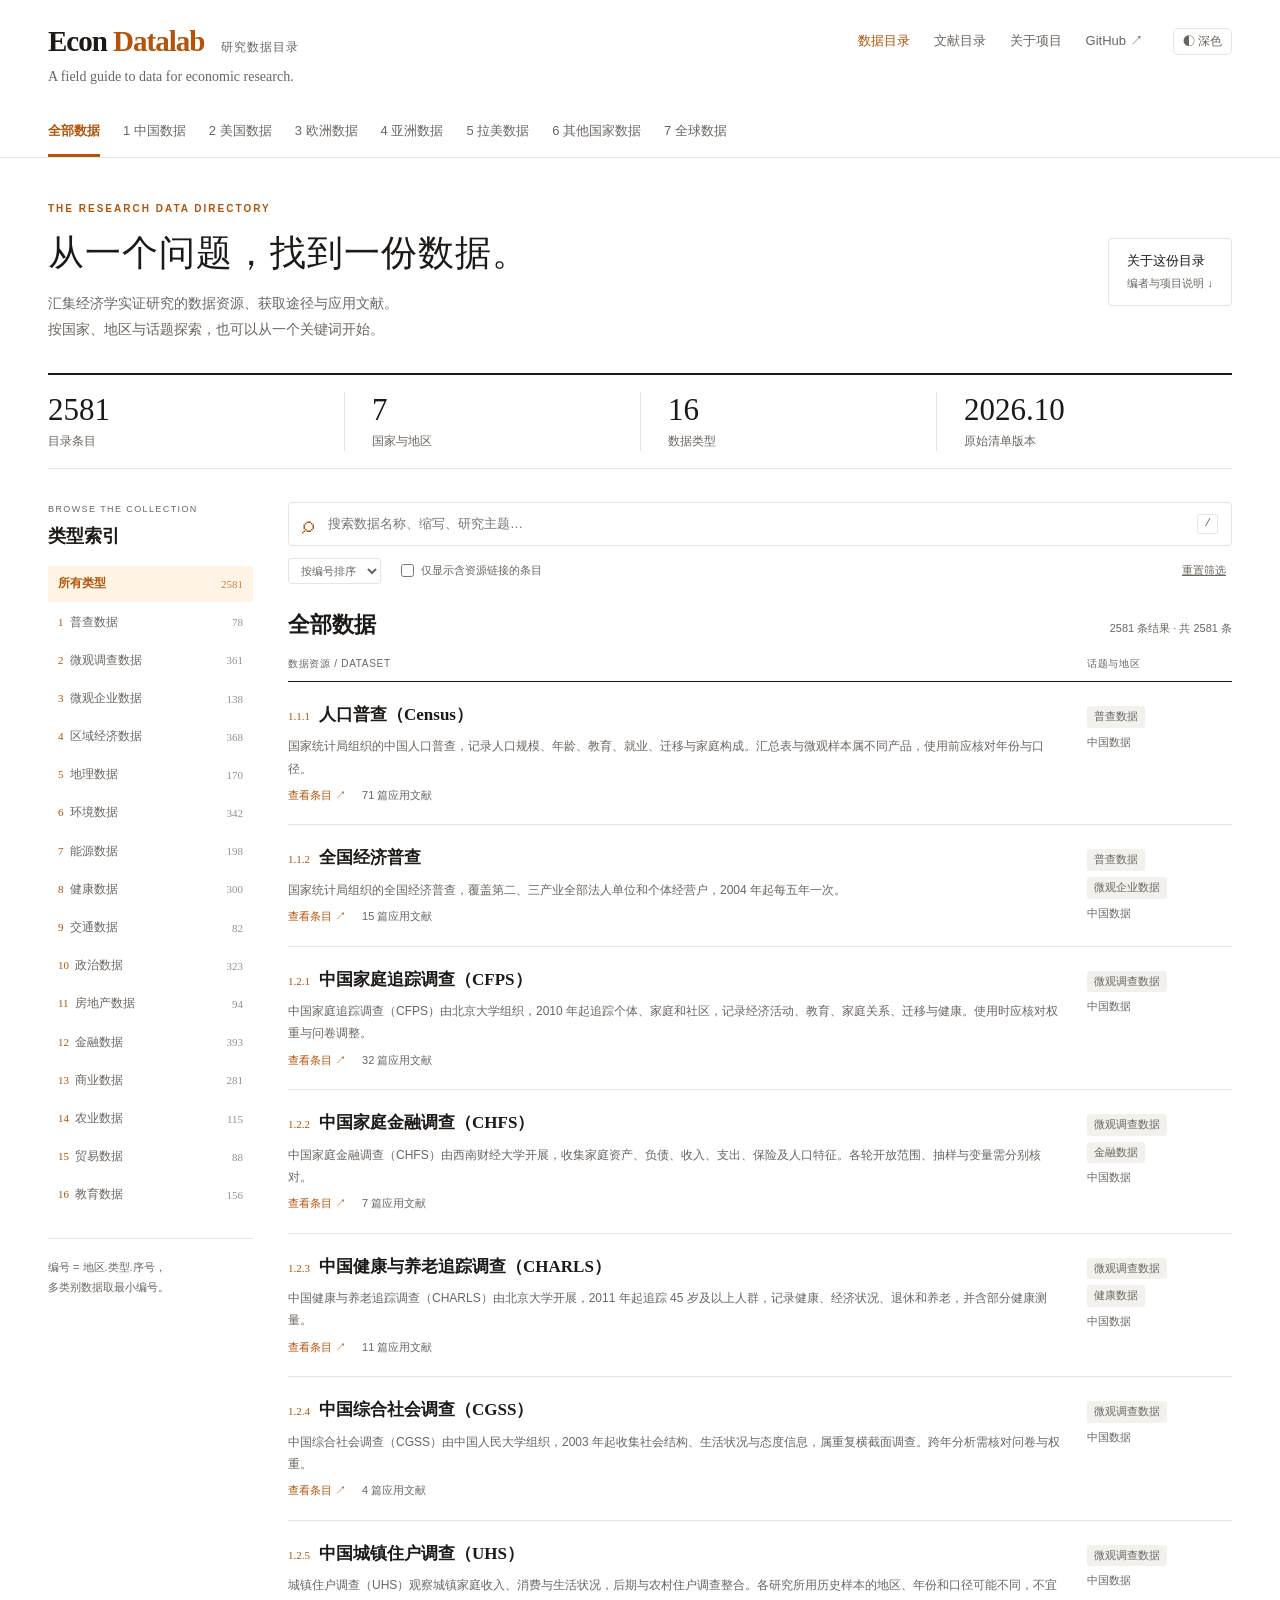
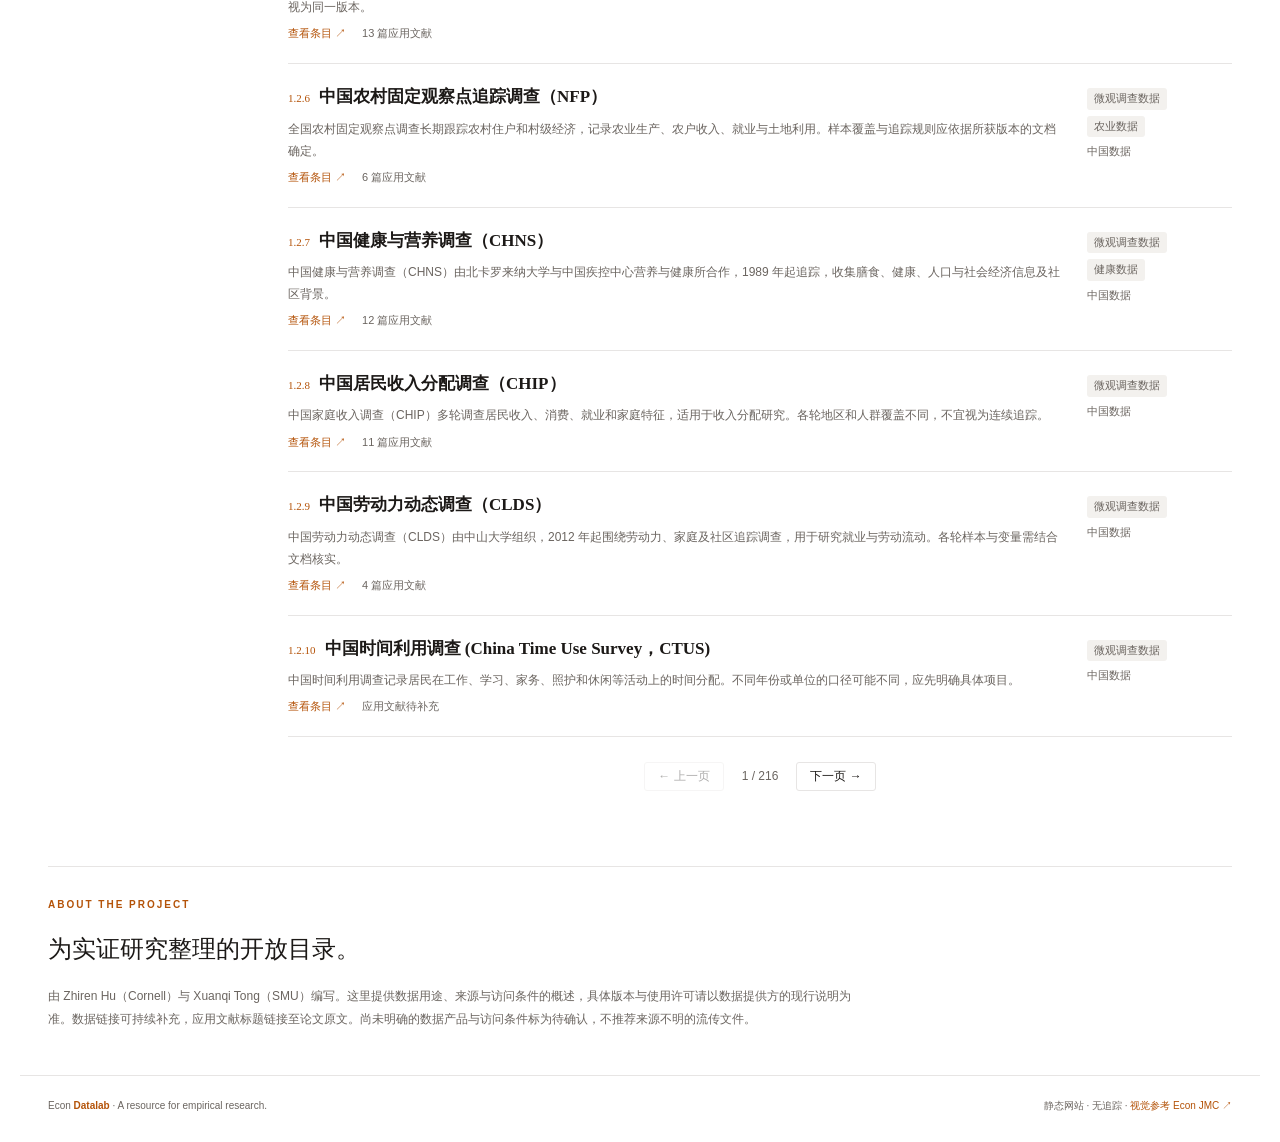
<file: index.html>
<!doctype html>
<html lang="zh-CN" data-theme="light"><head><meta charset="utf-8"><meta name="viewport" content="width=device-width,initial-scale=1"><meta name="description" content="Econ Datalab · 经济学研究数据目录。检索中国、美国及全球研究数据、数据获取途径与应用文献。"><title>Econ Datalab · 经济学研究数据目录</title><link rel="icon" href="favicon.svg" type="image/svg+xml"><link rel="stylesheet" href="style.css?v=4"><script>try{document.documentElement.dataset.theme=localStorage.getItem('econ-theme')||'light'}catch{}</script></head>
<body><header><div class="wrap"><div class="top"><a class="brand" href="#">Econ <span>Datalab</span><small>研究数据目录</small></a><nav aria-label="主导航"><a href="#catalog" class="active">数据目录</a><a href="papers.html">文献目录</a><a href="#about">关于项目</a><a href="https://github.com/econ-data" target="_blank" rel="noopener">GitHub ↗</a></nav><button id="theme" aria-label="切换深浅主题">◐ <span>深色</span></button></div><p class="tagline">A field guide to data for economic research.</p><div id="tabs" class="tabs" aria-label="数据分类"></div></div></header>
<main class="wrap" id="catalog"><section class="intro"><div><div class="eyebrow">THE RESEARCH DATA DIRECTORY</div><h1>从一个问题，找到一份数据。</h1><p>汇集经济学实证研究的数据资源、获取途径与应用文献。<br>按国家、地区与话题探索，也可以从一个关键词开始。</p></div><a class="pdf" href="#about">关于这份目录 <span>编者与项目说明 ↓</span></a></section>
<section class="stats" aria-label="目录概况"><div><strong id="total">—</strong><span>目录条目</span></div><div><strong id="groups">11</strong><span>国家与地区</span></div><div><strong id="links">—</strong><span>数据类型</span></div><div><strong>2026.10</strong><span>原始清单版本</span></div></section>
<section class="workspace"><aside><div class="aside-label">BROWSE THE COLLECTION</div><h2>类型索引</h2><div id="categories"></div><div class="aside-note">编号 = 地区.类型.序号，<br>多类别数据取最小编号。</div></aside><div class="directory"><div class="controls"><label class="search"><span>⌕</span><input id="search" type="search" placeholder="搜索数据名称、缩写、研究主题…" aria-label="搜索数据目录"><kbd>/</kbd></label><div class="filter-row"><select id="sort" aria-label="排序方式"><option value="original">按编号排序</option><option value="name">按名称排序</option></select><label><input type="checkbox" id="withlinks"> 仅显示含资源链接的条目</label><button id="reset">重置筛选</button></div></div><div class="results-heading"><h2 id="heading">全部数据</h2><span id="count" role="status"></span></div><div class="column-head"><span>数据资源 / DATASET</span><span>话题与地区</span></div><div id="results"><p>正在读取目录…</p></div><div id="pagination"></div></div></section>
<section id="about" class="about"><div class="eyebrow">ABOUT THE PROJECT</div><h2>为实证研究整理的开放目录。</h2><p>由 Zhiren Hu（Cornell）与 Xuanqi Tong（SMU）编写。这里提供数据用途、来源与访问条件的概述，具体版本与使用许可请以数据提供方的现行说明为准。数据链接可持续补充，应用文献标题链接至论文原文。尚未明确的数据产品与访问条件标为待确认，不推荐来源不明的流传文件。</p></section></main><footer class="wrap"><span>Econ <b>Datalab</b> · A resource for empirical research.</span><span>静态网站 · 无追踪 · <a href="https://econ-jmc.github.io/" target="_blank" rel="noopener">视觉参考 Econ JMC ↗</a></span></footer>
<dialog id="detail"><div class="dialog-top"><span id="detail-path"></span><button id="close" aria-label="关闭详情">关闭 ×</button></div><div id="detail-body"></div></dialog><script src="app.js?v=6"></script></body></html>
</file>
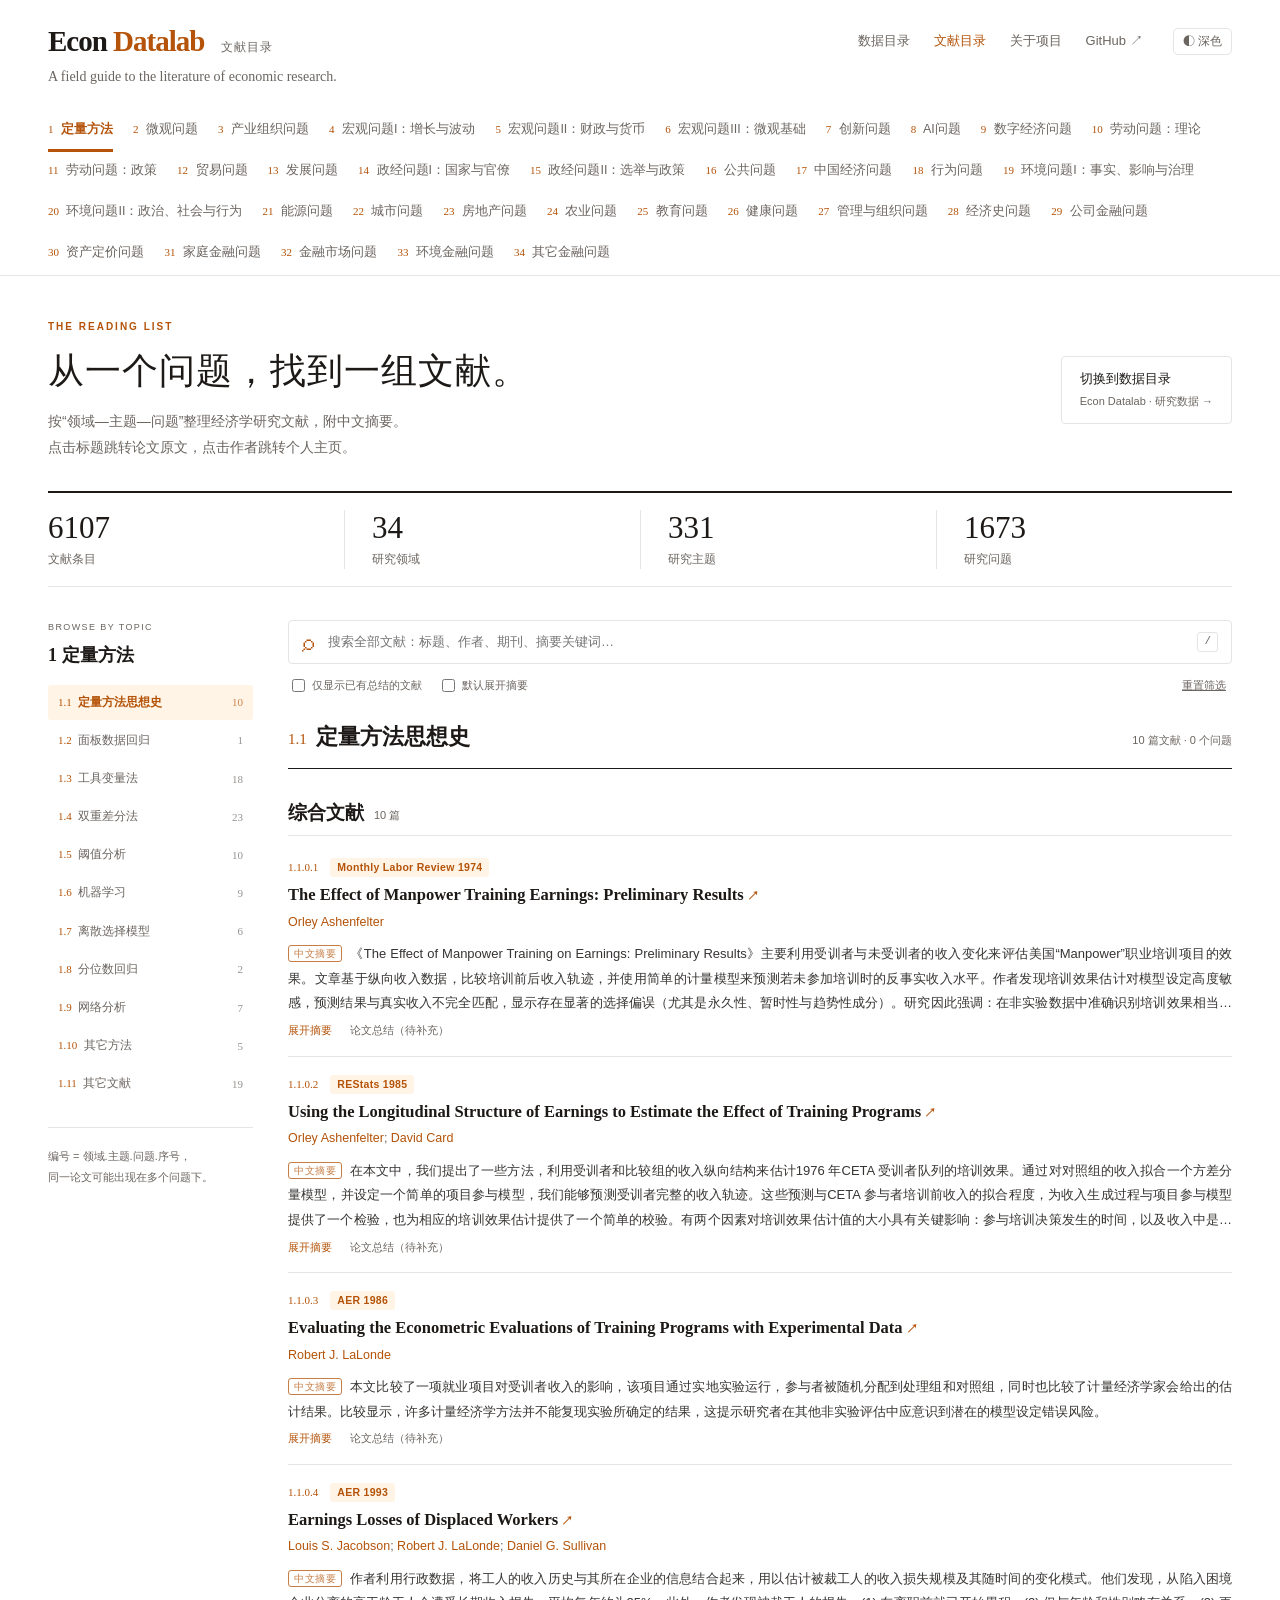
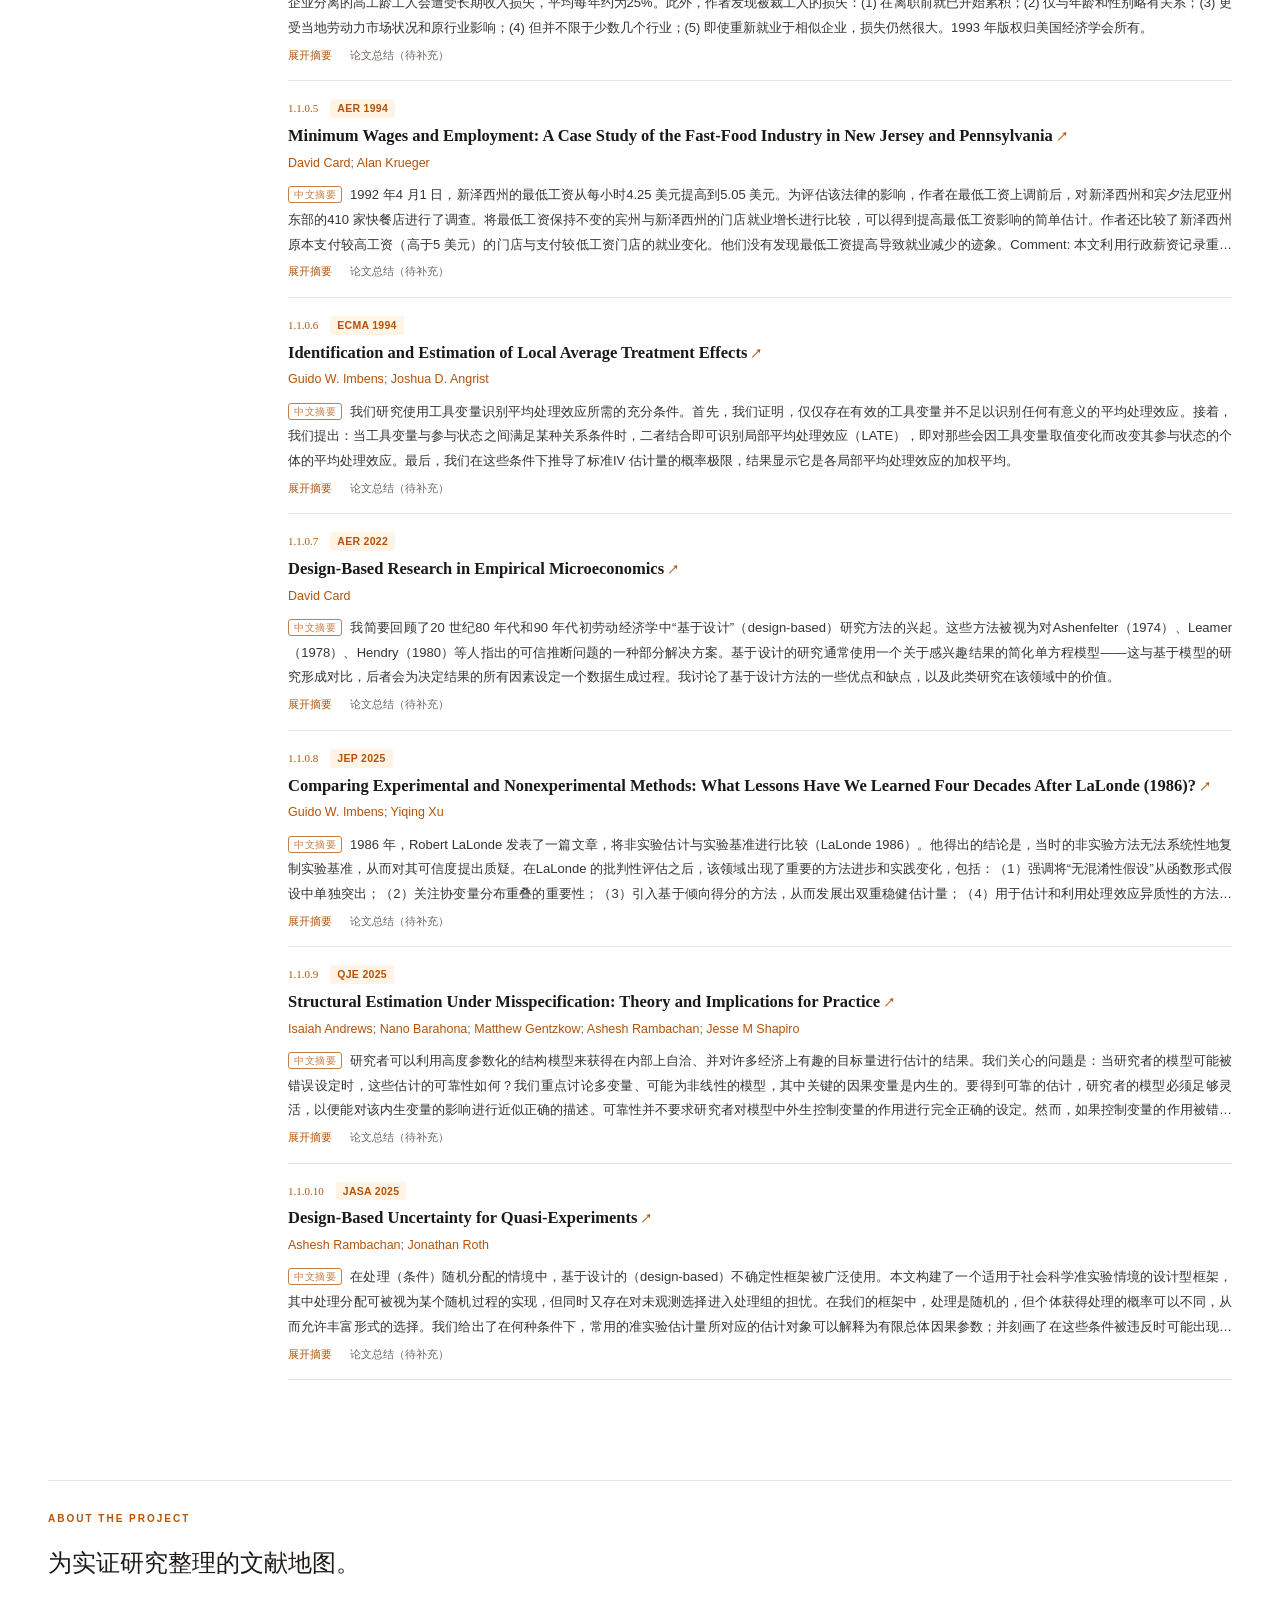
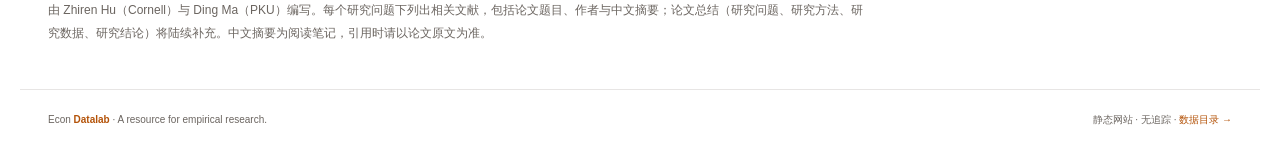
<file: papers.html>
<!doctype html>
<html lang="zh-CN" data-theme="light"><head><meta charset="utf-8"><meta name="viewport" content="width=device-width,initial-scale=1"><meta name="description" content="Econ Datalab · 经济学文献目录。按领域—主题—问题整理的经济学实证与理论文献，附中文摘要。"><title>Econ Datalab · 经济学文献目录</title><link rel="icon" href="favicon.svg" type="image/svg+xml"><link rel="stylesheet" href="style.css?v=5"><link rel="stylesheet" href="papers.css?v=1"><script>try{document.documentElement.dataset.theme=localStorage.getItem('econ-theme')||'light'}catch{}</script></head>
<body class="papers-page"><header><div class="wrap"><div class="top"><a class="brand" href="papers.html">Econ <span>Datalab</span><small>文献目录</small></a><nav aria-label="主导航"><a href="index.html">数据目录</a><a href="papers.html" class="active">文献目录</a><a href="#about">关于项目</a><a href="https://github.com/econ-data" target="_blank" rel="noopener">GitHub ↗</a></nav><button id="theme" aria-label="切换深浅主题">◐ <span>深色</span></button></div><p class="tagline">A field guide to the literature of economic research.</p><div id="tabs" class="tabs field-tabs" aria-label="研究领域"></div></div></header>
<main class="wrap" id="catalog"><section class="intro"><div><div class="eyebrow">THE READING LIST</div><h1>从一个问题，找到一组文献。</h1><p>按“领域—主题—问题”整理经济学研究文献，附中文摘要。<br>点击标题跳转论文原文，点击作者跳转个人主页。</p></div><a class="pdf" href="index.html">切换到数据目录 <span>Econ Datalab · 研究数据 →</span></a></section>
<section class="stats" aria-label="文献概况"><div><strong id="s-total">—</strong><span>文献条目</span></div><div><strong id="s-fields">—</strong><span>研究领域</span></div><div><strong id="s-topics">—</strong><span>研究主题</span></div><div><strong id="s-questions">—</strong><span>研究问题</span></div></section>
<section class="workspace"><aside><div class="aside-label">BROWSE BY TOPIC</div><h2 id="field-name">主题索引</h2><div id="categories"></div><div class="aside-note">编号 = 领域.主题.问题.序号，<br>同一论文可能出现在多个问题下。</div></aside><div class="directory"><div class="controls"><label class="search"><span>⌕</span><input id="search" type="search" placeholder="搜索全部文献：标题、作者、期刊、摘要关键词…" aria-label="搜索文献"><kbd>/</kbd></label><div class="filter-row"><label><input type="checkbox" id="summarized"> 仅显示已有总结的文献</label><label><input type="checkbox" id="expand"> 默认展开摘要</label><button id="reset">重置筛选</button></div></div><div class="results-heading"><h2 id="heading">—</h2><span id="count" role="status"></span></div><div id="qnav" class="qnav"></div><div id="results"><p>正在读取文献目录…</p></div><div id="pagination"></div></div></section>
<section id="about" class="about"><div class="eyebrow">ABOUT THE PROJECT</div><h2>为实证研究整理的文献地图。</h2><p>由 Zhiren Hu（Cornell）与 Ding Ma（PKU）编写。每个研究问题下列出相关文献，包括论文题目、作者与中文摘要；论文总结（研究问题、研究方法、研究数据、研究结论）将陆续补充。中文摘要为阅读笔记，引用时请以论文原文为准。</p></section></main><footer class="wrap"><span>Econ <b>Datalab</b> · A resource for empirical research.</span><span>静态网站 · 无追踪 · <a href="index.html">数据目录 →</a></span></footer>
<script src="papers.js?v=3"></script></body></html>
</file>
<file: style.css>
:root{--bg:#fafaf9;--panel:#fff;--text:#1c1917;--muted:#6b6560;--line:#e7e5e4;--accent:#b45309;--soft:#fff4e5;--tag:#f3f1ee;--serif:Charter,"Sitka Text",Cambria,Georgia,"Noto Serif CJK SC","Songti SC",SimSun,serif;color-scheme:light}*{box-sizing:border-box}html{scroll-behavior:smooth;scroll-padding-top:24px}body{margin:0;background:var(--panel);color:var(--text);font:14px/1.6 -apple-system,BlinkMacSystemFont,"Segoe UI","Microsoft YaHei",sans-serif}a{color:var(--accent);text-decoration:none}a:hover{text-decoration:underline}button,input,select{font:inherit}button,a,input,select{touch-action:manipulation}button{cursor:pointer}button:focus-visible,a:focus-visible{outline:2px solid var(--accent);outline-offset:4px}.wrap{max-width:1240px;margin:auto;padding:0 28px}header{border-bottom:1px solid var(--line)}.top{display:flex;align-items:center;gap:30px;padding-top:25px}.brand{font:bold 29px var(--serif);letter-spacing:-1px;color:var(--text);white-space:nowrap}.brand:hover{text-decoration:none}.brand span{color:var(--accent)}.brand small{font:12px sans-serif;letter-spacing:1px;color:var(--muted);margin-left:17px}nav{display:flex;gap:24px;margin-left:auto}nav a{font-size:13px;color:var(--muted)}nav .active{color:var(--accent)}#theme{border:1px solid var(--line);background:var(--panel);color:var(--muted);border-radius:5px;padding:3px 9px;font-size:12px}.tagline{font-family:var(--serif);color:var(--muted);margin:8px 0 23px}.tabs{display:flex;overflow:auto;gap:22px;scrollbar-width:thin}.tabs button{flex-shrink:0;border:0;border-bottom:3px solid transparent;background:none;color:var(--muted);padding:10px 0 13px;font-size:13px}.tabs button.active{color:var(--accent);border-color:var(--accent);font-weight:600}.intro{display:flex;justify-content:space-between;align-items:center;padding:43px 0 30px}.eyebrow{font-size:10px;letter-spacing:2px;color:var(--accent);font-weight:600}.intro h1{font:500 36px/1.4 var(--serif);letter-spacing:1px;margin:11px 0}.intro p{color:var(--muted);line-height:1.9;margin:0}.pdf{border:1px solid var(--line);border-radius:4px;padding:12px 18px;color:var(--text);font-size:13px}.pdf span{display:block;color:var(--muted);font-size:11px;margin-top:3px}.stats{display:grid;grid-template-columns:repeat(4,1fr);border-top:2px solid var(--text);border-bottom:1px solid var(--line);padding:17px 0;margin-bottom:33px}.stats div{padding-left:27px;border-left:1px solid var(--line)}.stats div:first-child{border:0;padding:0}.stats strong{font:500 31px var(--serif)}.stats span{display:block;color:var(--muted);font-size:12px;margin-top:4px}.workspace{display:grid;grid-template-columns:205px minmax(0,1fr);gap:35px}.aside-label{font-size:9px;letter-spacing:1.4px;color:var(--muted)}aside h2{font:600 18px var(--serif);margin:8px 0 18px}#categories{display:flex;flex-direction:column;gap:3px}#categories button{border:0;background:none;color:var(--muted);display:flex;justify-content:space-between;align-items:center;text-align:left;padding:8px 10px;font-size:12px;border-radius:3px}#categories button:hover{background:var(--tag)}#categories button.active{background:var(--soft);color:var(--accent);font-weight:600}#categories small{font:11px var(--serif);opacity:.7}.aside-note{border-top:1px solid var(--line);margin-top:25px;padding-top:18px;color:var(--muted);font-size:11px;line-height:1.9}.search{display:flex;align-items:center;gap:12px;border:1px solid var(--line);border-radius:4px;padding:9px 13px}.search:focus-within{outline:1px solid var(--accent)}.search>span{font-size:24px;line-height:1;color:var(--accent)}.search input{width:100%;min-width:0;background:none;border:0;outline:0;color:var(--text);font-size:13px}.search kbd{font-size:11px;color:var(--muted);border:1px solid var(--line);padding:0 6px;border-radius:3px}.filter-row{display:flex;gap:16px;align-items:center;margin:12px 0 26px;font-size:11px;color:var(--muted)}select{background:var(--panel);color:var(--muted);padding:5px 8px;border:1px solid var(--line);border-radius:3px;font-size:11px}.filter-row label{display:flex;gap:4px;align-items:center}.filter-row input{accent-color:var(--accent)}#reset{margin-left:auto;background:none;border:0;color:var(--muted);font-size:11px;text-decoration:underline}.results-heading{display:flex;align-items:baseline;justify-content:space-between}.results-heading h2{font:600 22px var(--serif);margin:0 0 16px}.results-heading span{font-size:11px;color:var(--muted)}.column-head{display:grid;grid-template-columns:1fr 145px;border-bottom:1.5px solid var(--text);padding:0 0 9px;color:var(--muted);font-size:10px;letter-spacing:.7px}.entry{display:grid;grid-template-columns:1fr 145px;gap:25px;padding:20px 0;border-bottom:1px solid var(--line)}.entry-title{border:0;padding:0;background:none;color:var(--text);text-align:left;font:600 17px/1.5 var(--serif)}.entry-title:hover{color:var(--accent)}.num{font:11px var(--serif);color:var(--accent);margin-right:9px}.entry p{font-size:12px;line-height:1.85;color:var(--muted);margin:8px 0 7px;display:-webkit-box;-webkit-line-clamp:2;-webkit-box-orient:vertical;overflow:hidden}.entry-meta{font-size:11px;color:var(--muted);padding-top:4px}.tag{display:inline-block;background:var(--tag);padding:2px 7px;border-radius:3px;margin-bottom:6px}.entry-meta a{display:block;margin-top:7px}.entry-bottom{display:flex;align-items:center;gap:16px;font-size:11px}.entry-bottom button{background:none;border:0;padding:0;color:var(--accent);font-size:11px}.entry-bottom span{color:var(--muted)}.empty{padding:60px 20px;text-align:center;color:var(--muted)}#pagination{display:flex;align-items:center;justify-content:center;gap:18px;padding:25px;font-size:12px;color:var(--muted)}#pagination button{background:none;border:1px solid var(--line);color:var(--text);padding:4px 13px;border-radius:3px}button:disabled{opacity:.35;cursor:default}.about{margin-top:50px;border-top:1px solid var(--line);padding:30px 0 32px}.about h2{font:500 24px var(--serif)}.about p{max-width:820px;color:var(--muted);font-size:12px;line-height:1.9}.about p span{margin:0 12px}footer{border-top:1px solid var(--line);display:flex;justify-content:space-between;gap:16px;padding-top:22px!important;padding-bottom:28px!important;font-size:10px;color:var(--muted)}footer b{color:var(--accent)}dialog{width:min(850px,92vw);max-height:88vh;border:1px solid var(--line);border-radius:8px;background:var(--panel);color:var(--text);padding:27px 32px}dialog::backdrop{background:#17141288;backdrop-filter:blur(3px)}.dialog-top{display:flex;justify-content:space-between;gap:15px;color:var(--muted);font-size:11px}.dialog-top button{border:0;background:none;color:var(--accent)}dialog h2{font:600 27px/1.5 var(--serif)}.fulltext{white-space:pre-wrap;overflow-wrap:anywhere;line-height:1.95;font-size:14px}.resource-links{border-top:1px solid var(--line);margin-top:24px;padding-top:15px}.resource-links a{display:block;margin:10px 0;overflow-wrap:anywhere;font-size:12px}.source-note{color:var(--muted);font-size:11px}.badge{font-size:11px;color:var(--accent)}[data-theme=dark]{--bg:#171412;--panel:#1f1b18;--text:#f5f2ef;--muted:#a8a099;--line:#3a332e;--accent:#f59e0b;--soft:#3a2a12;--tag:#2a2521;color-scheme:dark}@media(max-width:800px){.wrap{padding:0 18px}.top{gap:15px;flex-wrap:wrap}.brand small{display:none}nav{gap:14px}#theme{margin-left:auto}.intro{padding:30px 0;gap:20px}.intro h1{font-size:27px}.intro p{font-size:12px}.tabs{gap:20px}.workspace{grid-template-columns:1fr;gap:20px}aside .aside-label,aside h2,.aside-note{display:none}#categories{flex-direction:row;overflow:auto}#categories button{white-space:nowrap;gap:10px}.stats div{padding-left:16px}.stats strong{font-size:27px}footer{flex-direction:column}.about{margin-top:25px}}@media(max-width:480px){.brand{font-size:26px}nav{order:3;width:100%;margin:0}.tagline{font-size:12px}.intro h1{font-size:24px}.pdf{padding:8px;font-size:11px}.pdf span{font-size:9px}.stats strong{font-size:22px}.stats span{font-size:10px}.stats div{padding-left:10px}.entry{grid-template-columns:1fr;gap:8px}.entry-meta{display:flex;gap:10px;align-items:center;flex-wrap:wrap}.entry-meta a{margin:0}.entry-meta .tag{margin:0}.column-head{grid-template-columns:1fr}.column-head span:last-child{display:none}.filter-row{flex-wrap:wrap;gap:9px}.entry-title{font-size:17px}dialog{padding:20px}.intro{align-items:flex-start}}
#categories{max-height:640px;overflow:auto}#categories button{flex-shrink:0}#categories button span{max-width:155px;overflow-wrap:anywhere}.directory{min-width:0}@media(max-width:800px){#categories{max-height:none}#categories button span{max-width:none}}
aside{min-width:0}
.detail-section{margin:30px 0}.detail-section h3{font:600 18px var(--serif);margin:0 0 12px;color:var(--text)}.detail-section+.detail-section{padding-top:12px}.placeholder{min-height:25px;color:var(--muted);font-size:13px}.references{padding-left:24px;margin:0}.references li{padding-left:3px;margin:0 0 18px;line-height:1.9;overflow-wrap:anywhere}.references a{font-family:var(--serif)}.reference-note{display:block;color:var(--muted);font-size:11px}.data-links{padding-left:20px}.data-links li{margin:8px 0}.entry-meta .tag{margin-right:3px}#categories{max-height:none}#tabs{flex-wrap:wrap;gap:0 23px}#tabs button{padding-bottom:12px}@media(max-width:800px){#tabs{flex-wrap:nowrap;gap:20px}.detail-section{margin:26px 0}}

.fulltext{white-space:normal;letter-spacing:normal;word-spacing:normal;text-align:left}.fulltext p{margin:0 0 1em}.fulltext p:last-child{margin-bottom:0}
#categories .code{font:11px var(--serif);color:var(--accent);font-weight:400;margin-right:3px}
</file>
<file: papers.css>
.field-tabs{gap:0 20px!important;flex-wrap:wrap}.field-tabs button{padding:8px 0 10px!important;font-size:12.5px}.field-tabs .code,.results-heading .code,.question .code,.qnav .code{font:11px var(--serif);color:var(--accent);font-weight:400;margin-right:4px}
.results-heading h2 .code{font-size:15px}
.qnav{display:flex;flex-wrap:wrap;gap:6px 8px;margin:0 0 6px;padding-bottom:16px;border-bottom:1.5px solid var(--text)}.qnav:empty{border-bottom:1.5px solid var(--text);padding:0;margin:0}.qnav a{display:inline-flex;align-items:baseline;gap:2px;background:var(--tag);color:var(--text);border-radius:3px;padding:3px 9px;font-size:12px}.qnav a:hover{background:var(--soft);color:var(--accent);text-decoration:none}.qnav small{color:var(--muted);font:10px var(--serif);margin-left:6px}
.question{scroll-margin-top:16px}.question h3{font:600 19px/1.5 var(--serif);margin:30px 0 4px;padding-bottom:8px;border-bottom:1px solid var(--line)}.question h3 .code{font-size:13px}.question h3 small{font:11px sans-serif;color:var(--muted);margin-left:10px;font-weight:400}
.paper{padding:18px 0 16px;border-bottom:1px solid var(--line);scroll-margin-top:16px}.paper-head{display:flex;flex-wrap:wrap;gap:4px 12px;align-items:baseline;font-size:11px;color:var(--muted)}.paper-head .num{margin-right:0}.venue{background:var(--soft);color:var(--accent);padding:1px 7px;border-radius:3px;font-weight:600;font-size:10.5px;letter-spacing:.3px}.path a{color:var(--muted)}.path a:hover{color:var(--accent)}
.paper-title{font:600 16.5px/1.5 var(--serif);margin:6px 0 4px}.paper-title a{color:var(--text)}.paper-title a:hover{color:var(--accent);text-decoration:none}.paper-title a::after{content:" ↗";color:var(--accent);font-size:12px}
.paper-authors{font-size:12.5px;color:var(--muted);line-height:1.7}.paper-authors a.author{color:var(--accent)}.paper-authors span.author[title]{border-bottom:1px dotted var(--line)}.paper-authors .sep{color:var(--muted)}
.abstract{font-size:13px;line-height:1.9;color:var(--text);opacity:.88;margin:9px 0 6px;display:-webkit-box;-webkit-line-clamp:3;-webkit-box-orient:vertical;overflow:hidden;text-align:justify}.abstract.open{display:block;-webkit-line-clamp:unset}.abstract .label{display:inline-block;font-size:10px;letter-spacing:.5px;color:var(--accent);border:1px solid var(--accent);border-radius:3px;padding:0 5px;margin-right:8px;line-height:1.5;vertical-align:1px;opacity:.85}
.paper-bottom{display:flex;gap:18px;font-size:11px}.paper-bottom button{background:none;border:0;padding:0;color:var(--accent);font-size:11px}.paper-bottom .toggle-sum{color:var(--muted)}
.sumbox{margin-top:10px;background:var(--bg);border:1px solid var(--line);border-radius:5px;padding:12px 16px}.summary{margin:0;display:grid;gap:8px}.summary div{display:grid;grid-template-columns:72px 1fr;gap:10px}.summary dt{font-size:12px;font-weight:600;color:var(--text)}.summary dd{margin:0;font-size:13px;line-height:1.8}.summary .placeholder{color:var(--muted);font-size:12px}
.papers-page #categories button span{max-width:170px}
@media(max-width:800px){.field-tabs{flex-wrap:nowrap!important;gap:18px!important}.summary div{grid-template-columns:1fr;gap:2px}}
</file>
